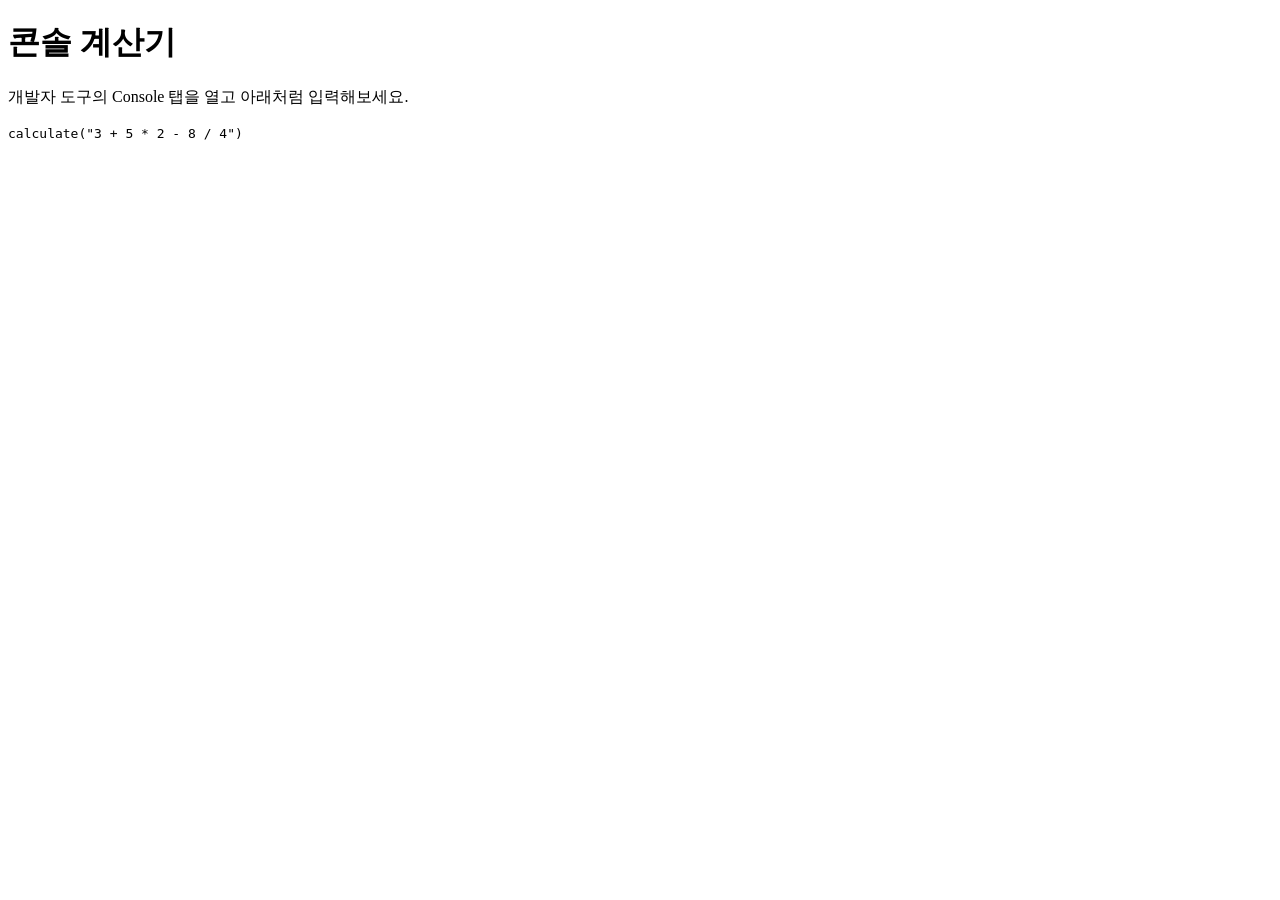
<file: JS/day2/index.html>
<!DOCTYPE html>
<html lang="ko">
<head>
    <meta charset="UTF-8">
    <title>콘솔 계산기</title>
</head>
<body>
    <h1>콘솔 계산기</h1>
    <p>개발자 도구의 Console 탭을 열고 아래처럼 입력해보세요.</p>
    <p><code>calculate("3 + 5 * 2 - 8 / 4")</code></p>

    <script src="calculator.js"></script>
</body>
</html>
</file>
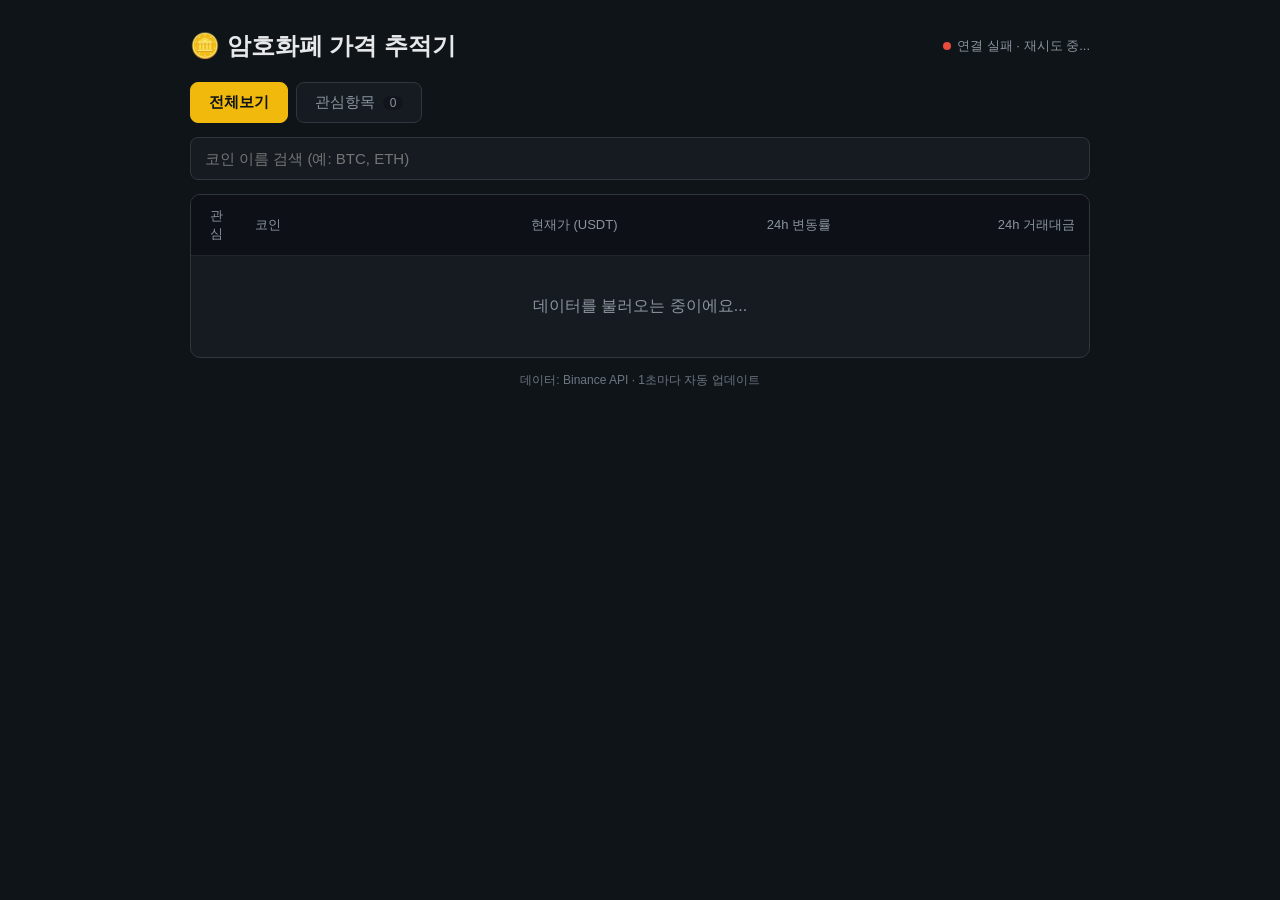
<file: JS/day4/index.html>
<!DOCTYPE html>
<html lang="ko">
<head>
    <meta charset="UTF-8">
    <meta name="viewport" content="width=device-width, initial-scale=1.0">
    <title>암호화폐 가격 추적기</title>
    <link rel="stylesheet" href="style.css">
</head>
<body>
    <main class="tracker">
        <header class="tracker-header">
            <h1>🪙 암호화폐 가격 추적기</h1>
            <p class="status">
                <span id="status-dot" class="dot"></span>
                <span id="status-text">연결 중...</span>
            </p>
        </header>

        <!-- 탭: 전체보기 / 관심항목 -->
        <nav class="tabs">
            <button class="tab active" data-tab="all">전체보기</button>
            <button class="tab" data-tab="favorites">관심항목 <span id="fav-count">0</span></button>
        </nav>

        <!-- 검색 -->
        <input type="text" id="search" placeholder="코인 이름 검색 (예: BTC, ETH)" autocomplete="off">

        <!-- 코인 목록 -->
        <div class="table-wrap">
            <table>
                <thead>
                    <tr>
                        <th class="col-star">관심</th>
                        <th>코인</th>
                        <th class="num">현재가 (USDT)</th>
                        <th class="num">24h 변동률</th>
                        <th class="num col-volume">24h 거래대금</th>
                    </tr>
                </thead>
                <tbody id="coin-list"></tbody>
            </table>
            <p id="empty-message" class="empty"></p>
        </div>

        <footer class="tracker-footer">
            데이터: Binance API · 1초마다 자동 업데이트
        </footer>
    </main>

    <script src="script.js"></script>
</body>
</html>
</file>
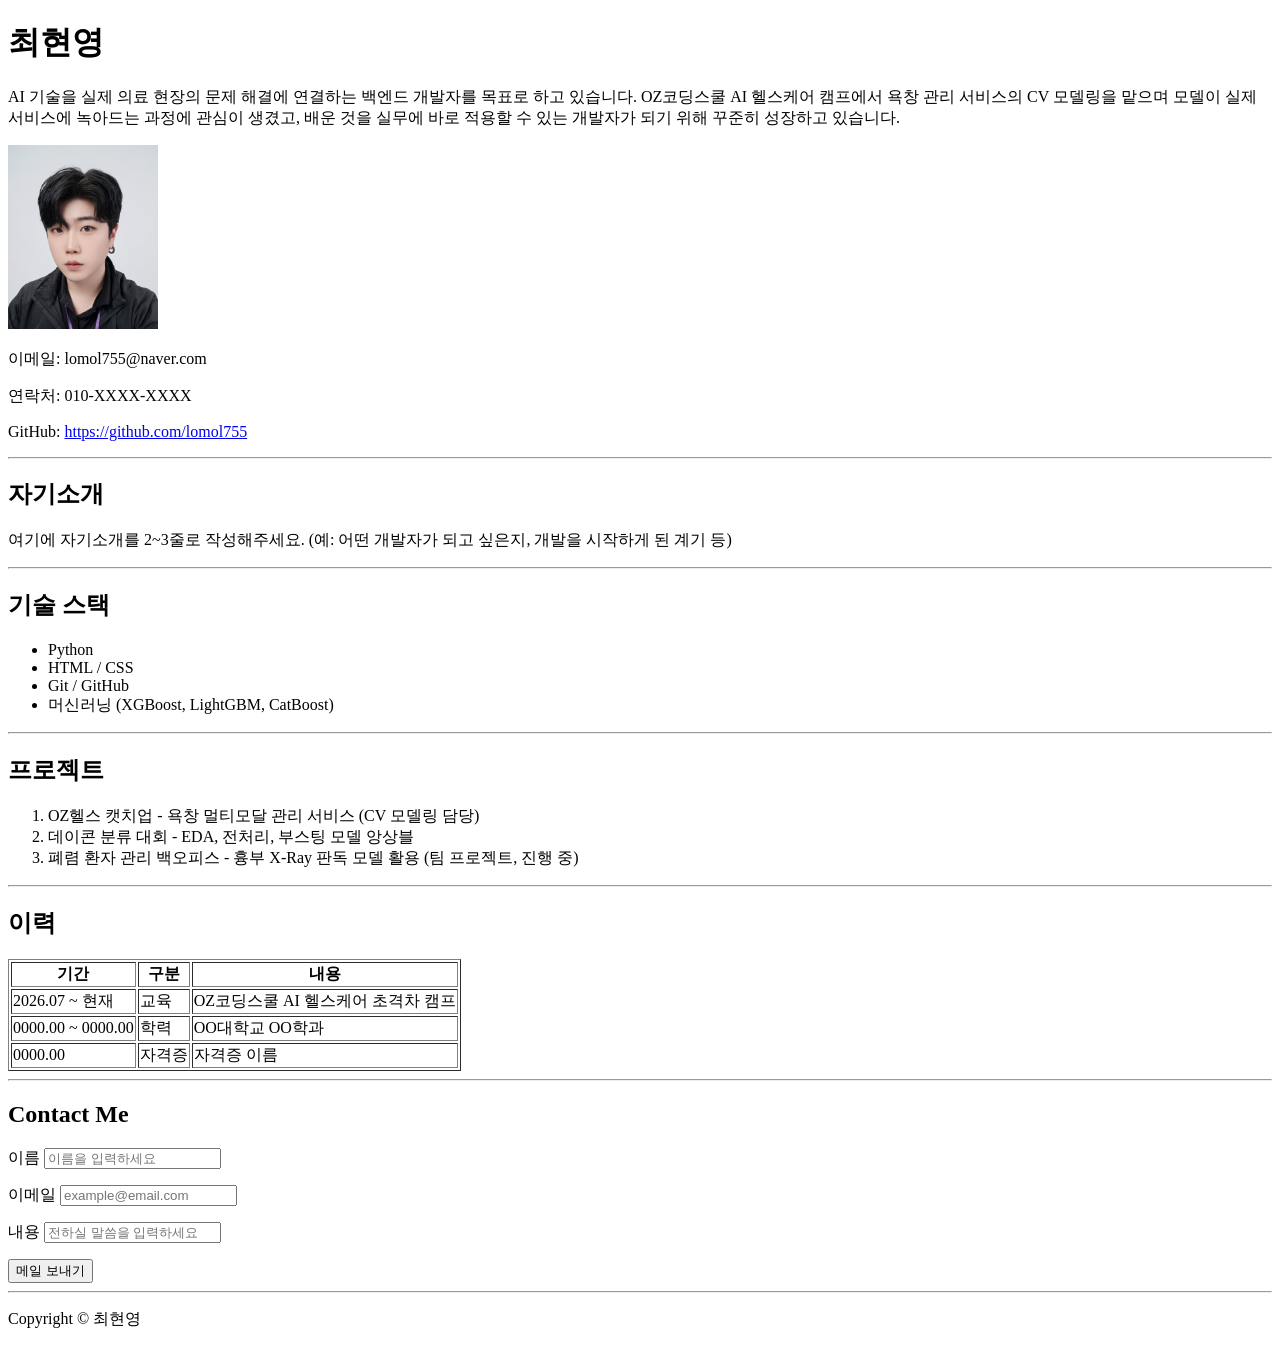
<file: day1/resume.html>
<!DOCTYPE html>
<html lang="ko">
<head>
    <meta charset="UTF-8">
    <meta name="viewport" content="width=device-width, initial-scale=1.0">
    <title>최현영 이력서</title>
</head>
<body>
    <!-- 이름 & 직무 -->
    <h1>최현영</h1>
    <p>
    AI 기술을 실제 의료 현장의 문제 해결에 연결하는 백엔드 개발자를 목표로 하고 있습니다.
    OZ코딩스쿨 AI 헬스케어 캠프에서 욕창 관리 서비스의 CV 모델링을 맡으며
    모델이 실제 서비스에 녹아드는 과정에 관심이 생겼고,
    배운 것을 실무에 바로 적용할 수 있는 개발자가 되기 위해 꾸준히 성장하고 있습니다.
    </p>

    <!-- 프로필 이미지 (같은 폴더에 profile.jpg 파일을 넣어주세요) -->
    <img src="profile.jpg" alt="최현영 프로필 사진" width="150">

    <!-- 연락처 -->
    <p>이메일: lomol755@naver.com</p>
    <p>연락처: 010-XXXX-XXXX</p>
    <p>
        GitHub:
        <a href="https://github.com/lomol755" target="_blank">https://github.com/lomol755</a>
    </p>

    <hr>

    <!-- 자기소개 -->
    <h2>자기소개</h2>
    <p>
        여기에 자기소개를 2~3줄로 작성해주세요.
        (예: 어떤 개발자가 되고 싶은지, 개발을 시작하게 된 계기 등)
    </p>

    <hr>

    <!-- 기술 스택 (순서 없는 목록) -->
    <h2>기술 스택</h2>
    <ul>
        <li>Python</li>
        <li>HTML / CSS</li>
        <li>Git / GitHub</li>
        <li>머신러닝 (XGBoost, LightGBM, CatBoost)</li>
    </ul>

    <hr>

    <!-- 프로젝트 (순서 있는 목록) -->
    <h2>프로젝트</h2>
    <ol>
        <li>OZ헬스 캣치업 - 욕창 멀티모달 관리 서비스 (CV 모델링 담당)</li>
        <li>데이콘 분류 대회 - EDA, 전처리, 부스팅 모델 앙상블</li>
        <li>폐렴 환자 관리 백오피스 - 흉부 X-Ray 판독 모델 활용 (팀 프로젝트, 진행 중)</li>
    </ol>

    <hr>

    <!-- 이력 테이블 -->
    <h2>이력</h2>
    <table border="1">
        <thead>
            <tr>
                <th>기간</th>
                <th>구분</th>
                <th>내용</th>
            </tr>
        </thead>
        <tbody>
            <tr>
                <td>2026.07 ~ 현재</td>
                <td>교육</td>
                <td>OZ코딩스쿨 AI 헬스케어 초격차 캠프</td>
            </tr>
            <tr>
                <td>0000.00 ~ 0000.00</td>
                <td>학력</td>
                <td>OO대학교 OO학과</td>
            </tr>
            <tr>
                <td>0000.00</td>
                <td>자격증</td>
                <td>자격증 이름</td>
            </tr>
        </tbody>
    </table>

    <hr>

    <!-- 메일 발송 폼 -->
    <h2>Contact Me</h2>
    <form action="mailto:lomol755@naver.com" method="post" enctype="text/plain">
        <p>
            <label for="name">이름</label>
            <input type="text" id="name" name="name" placeholder="이름을 입력하세요" required>
        </p>
        <p>
            <label for="email">이메일</label>
            <input type="email" id="email" name="email" placeholder="example@email.com" required>
        </p>
        <p>
            <label for="message">내용</label>
            <input type="text" id="message" name="message" placeholder="전하실 말씀을 입력하세요">
        </p>
        <button type="submit">메일 보내기</button>
    </form>

    <hr>

    <footer>
        <p>Copyright &#169; 최현영</p>
    </footer>
</body>
</html>
</file>
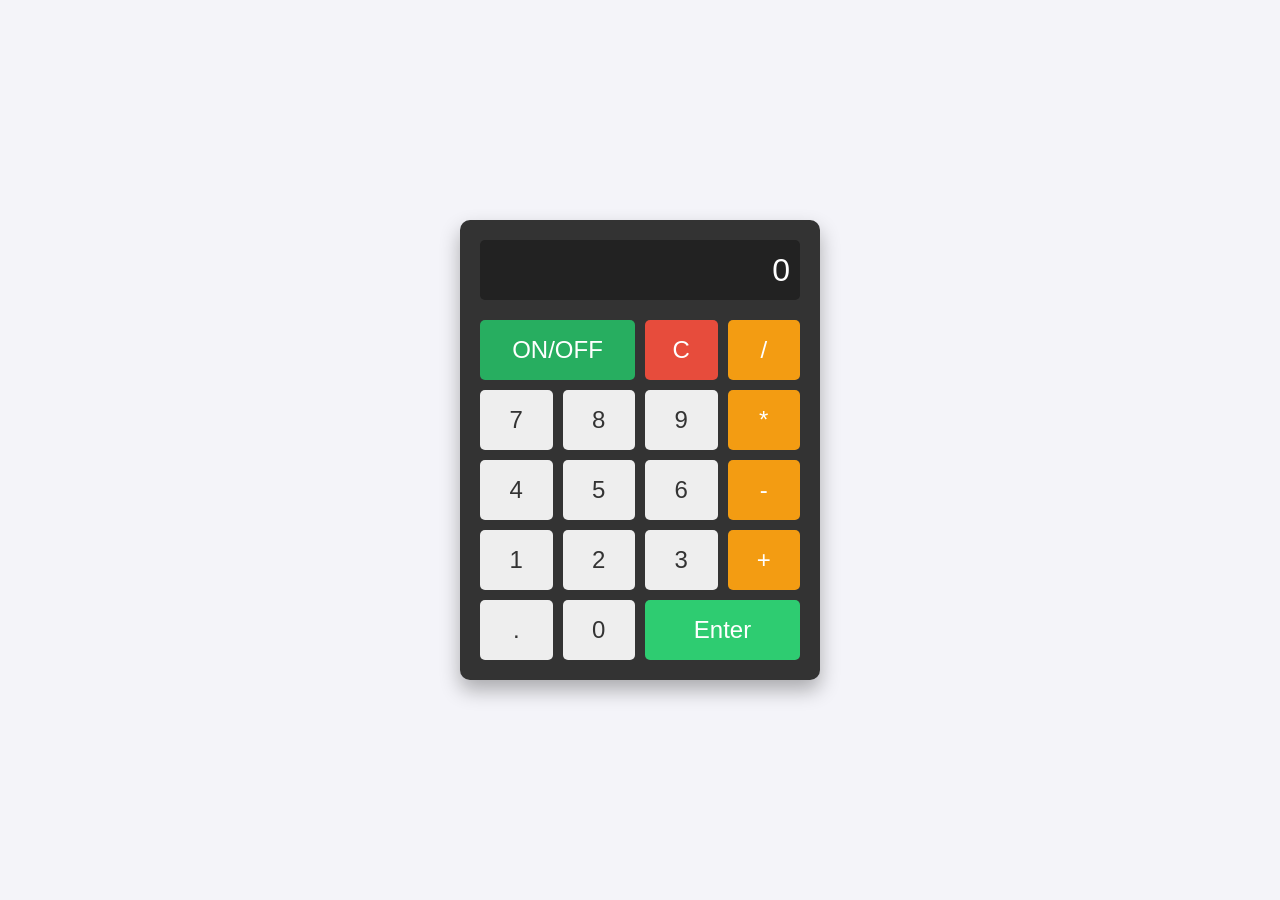
<file: JS/day3/calculator.html>
<!DOCTYPE html>
<html lang="ko">
<head>
    <meta charset="UTF-8">
    <meta name="viewport" content="width=device-width, initial-scale=1.0">
    <title>JS 사칙연산 계산기 v2</title>
    <link rel="stylesheet" href="calculator_style.css">
</head>
<body>

<div class="calculator">
    <input type="text" id="display" readonly value="0">
    <div class="buttons">
        <button class="on-off" onclick="togglePower()">ON/OFF</button>
        <button class="clear" onclick="clearDisplay()">C</button>
        <button class="operator" onclick="appendOperator('/')">/</button>

        <button class="number" onclick="appendNumber('7')">7</button>
        <button class="number" onclick="appendNumber('8')">8</button>
        <button class="number" onclick="appendNumber('9')">9</button>
        <button class="operator" onclick="appendOperator('*')">*</button>

        <button class="number" onclick="appendNumber('4')">4</button>
        <button class="number" onclick="appendNumber('5')">5</button>
        <button class="number" onclick="appendNumber('6')">6</button>
        <button class="operator" onclick="appendOperator('-')">-</button>

        <button class="number" onclick="appendNumber('1')">1</button>
        <button class="number" onclick="appendNumber('2')">2</button>
        <button class="number" onclick="appendNumber('3')">3</button>
        <button class="operator" onclick="appendOperator('+')">+</button>

        <button class="number" onclick="appendNumber('.')">.</button>
        <button class="number" onclick="appendNumber('0')">0</button>
        <button class="enter" onclick="performCalculate()">Enter</button>
    </div>
</div>

<script src="calculator.js"></script>
</body>
</html>
</file>
<file: JS/day4/style.css>
* {
    box-sizing: border-box;
    margin: 0;
    padding: 0;
}

body {
    background-color: #0f1419;
    color: #e6e8ea;
    font-family: -apple-system, BlinkMacSystemFont, "Apple SD Gothic Neo", sans-serif;
    padding: 30px 16px;
}

.tracker {
    max-width: 900px;
    margin: 0 auto;
}

/* ===== 헤더 ===== */
.tracker-header {
    display: flex;
    justify-content: space-between;
    align-items: center;
    flex-wrap: wrap;
    gap: 10px;
    margin-bottom: 20px;
}

.tracker-header h1 {
    font-size: 24px;
}

.status {
    display: flex;
    align-items: center;
    gap: 6px;
    font-size: 13px;
    color: #8b949e;
}

.dot {
    width: 8px;
    height: 8px;
    border-radius: 50%;
    background-color: #8b949e;
}

.dot.live {
    background-color: #2ecc71;
    animation: blink 1s infinite;
}

.dot.error {
    background-color: #e74c3c;
}

@keyframes blink {
    50% { opacity: 0.3; }
}

/* ===== 탭 ===== */
.tabs {
    display: flex;
    gap: 8px;
    margin-bottom: 14px;
}

.tab {
    padding: 10px 18px;
    border: 1px solid #30363d;
    border-radius: 8px;
    background-color: #161b22;
    color: #8b949e;
    font-size: 15px;
    cursor: pointer;
}

.tab.active {
    background-color: #f0b90b;
    border-color: #f0b90b;
    color: #0f1419;
    font-weight: bold;
}

#fav-count {
    display: inline-block;
    min-width: 20px;
    padding: 0 6px;
    margin-left: 4px;
    border-radius: 10px;
    background-color: rgba(0, 0, 0, 0.2);
    font-size: 12px;
}

/* ===== 검색 ===== */
#search {
    width: 100%;
    padding: 12px 14px;
    margin-bottom: 14px;
    border: 1px solid #30363d;
    border-radius: 8px;
    background-color: #161b22;
    color: #e6e8ea;
    font-size: 15px;
}

#search:focus {
    outline: none;
    border-color: #f0b90b;
}

/* ===== 테이블 ===== */
.table-wrap {
    border: 1px solid #30363d;
    border-radius: 10px;
    overflow: hidden;
    background-color: #161b22;
}

table {
    width: 100%;
    border-collapse: collapse;
}

th, td {
    padding: 12px 14px;
    border-bottom: 1px solid #21262d;
    text-align: left;
}

th {
    font-size: 13px;
    color: #8b949e;
    font-weight: normal;
    background-color: #0d1117;
}

.num {
    text-align: right;
    font-variant-numeric: tabular-nums;
}

.col-star {
    width: 50px;
    text-align: center;
}

tbody tr:hover {
    background-color: #1c2128;
}

.coin-name {
    font-weight: bold;
}

.coin-quote {
    color: #8b949e;
    font-size: 12px;
}

.up {
    color: #2ecc71;
}

.down {
    color: #e74c3c;
}

/* 가격이 바뀌는 순간 반짝임 */
.flash-up {
    animation: flashUp 0.6s;
}

.flash-down {
    animation: flashDown 0.6s;
}

@keyframes flashUp {
    from { background-color: rgba(46, 204, 113, 0.35); }
    to { background-color: transparent; }
}

@keyframes flashDown {
    from { background-color: rgba(231, 76, 60, 0.35); }
    to { background-color: transparent; }
}

/* 관심 별 버튼 */
.star {
    border: none;
    background: none;
    font-size: 20px;
    color: #484f58;
    cursor: pointer;
}

.star.on {
    color: #f0b90b;
}

.star:hover {
    transform: scale(1.2);
}

.empty {
    padding: 40px;
    text-align: center;
    color: #8b949e;
}

.empty:empty {
    display: none;
}

.tracker-footer {
    margin-top: 14px;
    text-align: center;
    font-size: 12px;
    color: #6e7681;
}

/* ===== 반응형 ===== */
@media (max-width: 600px) {
    .col-volume {
        display: none;
    }

    th, td {
        padding: 10px 8px;
    }

    .tracker-header h1 {
        font-size: 20px;
    }
}
</file>
<file: JS/day3/calculator_style.css>
body {
            display: flex;
            justify-content: center;
            align-items: center;
            height: 100vh;
            background-color: #f4f4f9;
            margin: 0;
            font-family: 'Arial', sans-serif;
}

.calculator {
    background-color: #333;
    padding: 20px;
    border-radius: 10px;
    box-shadow: 0px 10px 20px rgba(0, 0, 0, 0.3);
    width: 320px;
}

#display {
    width: 100%;
    height: 60px;
    background-color: #222;
    color: #fff;
    text-align: right;
    padding: 10px;
    font-size: 2rem;
    border: none;
    border-radius: 5px;
    margin-bottom: 20px;
    box-sizing: border-box;
}

.buttons {
    display: grid;
    grid-template-columns: repeat(4, 1fr);
    gap: 10px;
}

button {
    height: 60px;
    font-size: 1.5rem;
    border: none;
    border-radius: 5px;
    cursor: pointer;
    transition: background-color 0.2s, transform 0.1s;
}

button:active {
    transform: scale(0.95);
}

.number {
    background-color: #eee;
    color: #333;
}

.number:hover {
    background-color: #ddd;
}

.operator {
    background-color: #f39c12;
    color: white;
}

.operator:hover {
    background-color: #e67e22;
}

.enter {
    background-color: #2ecc71;
    color: white;
    grid-column: span 2;
}

.enter:hover {
    background-color: #27ae60;
}

.clear {
    background-color: #e74c3c;
    color: white;
}

.clear:hover {
    background-color: #c0392b;
}

.on-off {
    background-color: #7f8c8d;
    color: white;
    grid-column: span 2;
}

.on-off.on {
    background-color: #27ae60;
}

.on-off:hover {
    background-color: #95a5a6;
}
</file>
